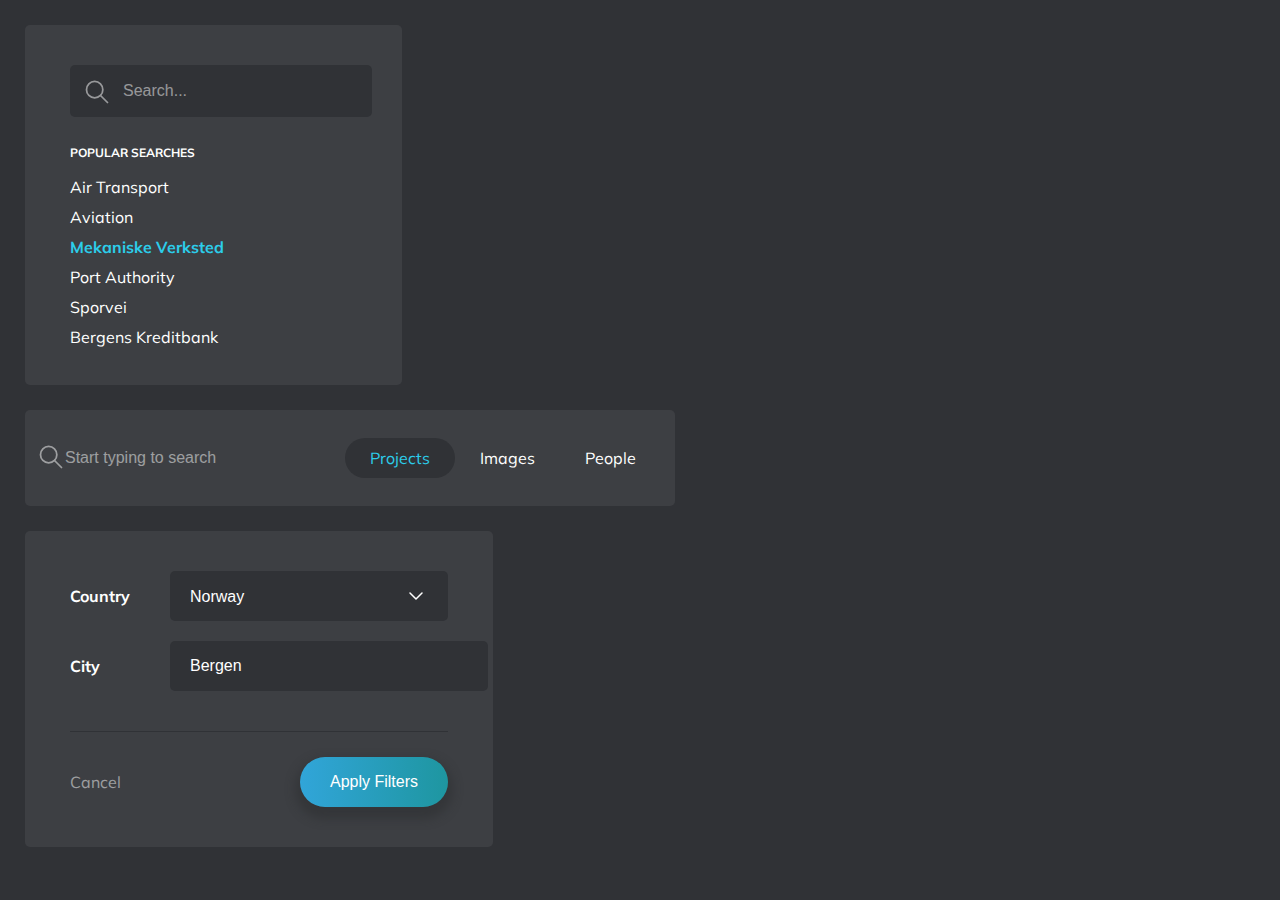
<file: searchAndFilterComponent/index.html>
﻿<!DOCTYPE html>
<html lang="en">

<head>
  <meta charset="UTF-8">
  <meta http-equiv="X-UA-Compatible" content="IE=edge">
  <meta name="viewport" content="width=device-width, initial-scale=1.0">
  <link rel="stylesheet" href="css/main.css">
  <title>Search and Filter Component</title>
</head>

<body>
  <div style="width: 377px; margin: 25px;">
    <div class="component--search">
      <form action="">
        <div class="search-icon">
          <img src="img/search.svg" alt="">
        </div>
        <input type="text" placeholder="Search...">
      </form>
      <h6>Popular searches</h6>
      <ul>
        <li>
          <a href="#">Air Transport</a>
        </li>
        <li>
          <a href="#">Aviation</a>
        </li>
        <li class="active">
          <a href="#">Mekaniske Verksted</a>
        </li>
        <li>
          <a href="#">Port Authority</a>
        </li>
        <li>
          <a href="#">Sporvei</a>
        </li>
        <li>
          <a href="#">Bergens Kreditbank</a>
        </li>

      </ul>
    </div>

  </div>


  <div style="width: 650px; margin:25px;">
    <div class="component--filter-search">
      <form action="">
        <div class="input">
          <div class="search-icon">
            <img src="img/search.svg" alt="">
          </div>
          <input type="text" placeholder="Start typing to search">

          <ul>
            <li>
              <label>
                <input type="radio" name="type" checked value="project">
                <span class="text">Projects</span>
              </label>
            </li>
            <li>
              <label>
                <input type="radio" name="type" value="image">
                <span class="text">Images</span>
              </label>
            </li>
            <li>
              <label>
                <input type="radio" name="type" value="people">
                <span class="text">People</span>
              </label>
            </li>
          </ul>
        </div>

      </form>
    </div>
  </div>

  <div style="width: 468px; margin:25px;">
    <div class="component--filter">
      <form action="">
        <ul>
          <li>
            <div class="key">Country</div>
            <div class="value">
              <label class="selectbox">
                <img src="img/arrow-down.svg" alt="">
                <select name="" id="">
                  <option value="">Norway</option>
                  <option value="">Turkey</option>
                </select>
              </label>

            </div>
          </li>
          <li>
            <div class="key">City</div>
            <div class="value">
              <input type="text" value="Bergen">
            </div>
          </li>

          <li class="filter-button">
            <a href="#">Cancel</a>
            <button type="submit">Apply Filters</button>
          </li>
        </ul>
      </form>
    </div>
  </div>
  <script src="js/app.min.js"></script>
</body>

</html>
</file>
<file: searchAndFilterComponent/css/main.css>
@import "https://fonts.googleapis.com/css2?family=Muli:wght@400;700&display=swap";
/* http://meyerweb.com/eric/tools/css/reset/ 
   v2.0 | 20110126
   License: none (public domain)
*/
html,
body,
div,
span,
applet,
object,
iframe,
h1,
h2,
h3,
h4,
h5,
h6,
p,
blockquote,
pre,
a,
abbr,
acronym,
address,
big,
cite,
code,
del,
dfn,
em,
img,
ins,
kbd,
q,
s,
samp,
small,
strike,
strong,
sub,
sup,
tt,
var,
b,
u,
i,
center,
dl,
dt,
dd,
ol,
ul,
li,
fieldset,
form,
label,
legend,
table,
caption,
tbody,
tfoot,
thead,
tr,
th,
td,
article,
aside,
canvas,
details,
embed,
figure,
figcaption,
footer,
header,
hgroup,
menu,
nav,
output,
ruby,
section,
summary,
time,
mark,
audio,
video {
  margin: 0;
  padding: 0;
  border: 0;
  font-size: 100%;
  font: inherit;
  vertical-align: baseline;
}

/* HTML5 display-role reset for older browsers */
article,
aside,
details,
figcaption,
figure,
footer,
header,
hgroup,
menu,
nav,
section {
  display: block;
}

body {
  line-height: 1;
}

ol,
ul {
  list-style: none;
}

blockquote,
q {
  quotes: none;
}

blockquote:before,
blockquote:after,
q:before,
q:after {
  content: "";
  content: none;
}

table {
  border-collapse: collapse;
  border-spacing: 0;
}

body {
  background: #303236;
  font-family: Muli;
}

.component--search {
  background: #3d3f43;
  border-radius: 5px;
  padding: 40px 45px;
}
.component--search form {
  position: relative;
  margin-bottom: 30px;
  margin-right: 40px;
}
.component--search form .search-icon {
  position: absolute;
  top: 0;
  left: 0;
  width: 53px;
  height: 53px;
  display: flex;
  align-items: center;
  justify-content: center;
}
.component--search form input {
  padding-left: 53px;
  height: 50px;
  width: 100%;
  background: #303236;
  border: none;
  border-radius: 5px;
  font-size: 16px;
  color: #fff;
  caret-color: red;
}
.component--search form input::-moz-placeholder {
  color: rgba(255, 255, 255, 0.5);
}
.component--search form input:-ms-input-placeholder {
  color: rgba(255, 255, 255, 0.5);
}
.component--search form input::placeholder {
  color: rgba(255, 255, 255, 0.5);
}
.component--search form input:focus {
  outline: 0;
}
.component--search h6 {
  font-size: 12px;
  font-weight: bold;
  color: #fff;
  text-transform: uppercase;
}
.component--search ul {
  margin-bottom: -7px;
  margin-top: 13px;
}
.component--search ul li a {
  display: block;
  text-decoration: none;
  font-size: 16px;
  color: #fff;
  padding: 7px 0;
}
.component--search ul li a:hover {
  color: #2ccdea;
  font-weight: bold;
}
.component--search ul li.active a {
  color: #2ccdea;
  font-weight: bold;
}

.component--filter-search {
  background: #3d3f43;
  border-radius: 5px;
}
.component--filter-search form {
  height: 68px;
  padding: 14px;
  display: flex;
}
.component--filter-search form .input {
  display: flex;
  align-items: center;
  flex: 1;
}
.component--filter-search form .input .search-icon {
  width: 50px;
  text-align: center;
}
.component--filter-search form .input input {
  width: 100%;
  background-color: transparent;
  border: none;
  height: 40px;
  border-radius: 5px;
  font-size: 16px;
  color: #fff;
}
.component--filter-search form .input input:focus {
  outline: 0;
}
.component--filter-search form .input input::-moz-placeholder {
  color: rgba(255, 255, 255, 0.5);
}
.component--filter-search form .input input:-ms-input-placeholder {
  color: rgba(255, 255, 255, 0.5);
}
.component--filter-search form .input input::placeholder {
  color: rgba(255, 255, 255, 0.5);
}
.component--filter-search form .input input::-moz-placeholder {
  color: rgba(255, 255, 255, 0.5);
}
.component--filter-search form .input input:-ms-input-placeholder {
  color: rgba(255, 255, 255, 0.5);
}
.component--filter-search form .input input::placeholder {
  color: rgba(255, 255, 255, 0.5);
}
.component--filter-search form ul {
  display: flex;
  margin-left: 15px;
}
.component--filter-search form ul li label .text {
  display: block;
  height: 40px;
  line-height: 40px;
  font-size: 16px;
  color: #fff;
  padding: 0 25px;
  cursor: pointer;
  border-radius: 40px;
}
.component--filter-search form ul li label input {
  display: none;
}
.component--filter-search form ul li label input:checked + .text {
  background-color: #303236;
  color: #2ccdea;
}

.component--filter {
  background: #3d3f43;
  border-radius: 5px;
  padding: 40px 45px;
}
.component--filter form ul li {
  display: flex;
  align-items: center;
}
.component--filter form ul li:not(:last-child) {
  margin-bottom: 20px;
}
.component--filter form ul li .key {
  width: 100px;
  font-size: 16px;
  font-weight: bold;
  color: #fff;
}
.component--filter form ul li .value {
  flex: 1;
}
.component--filter form ul li .value input, .component--filter form ul li .value select {
  height: 50px;
  width: 100%;
  background: #303236;
  border: none;
  border-radius: 5px;
  font-size: 16px;
  color: #fff;
  padding: 0 20px;
}
.component--filter form ul li .value input:focus, .component--filter form ul li .value select:focus {
  outline: 0;
}
.component--filter form ul li .value input::-moz-placeholder, .component--filter form ul li .value select::-moz-placeholder {
  color: rgba(255, 255, 255, 0.5);
}
.component--filter form ul li .value input:-ms-input-placeholder, .component--filter form ul li .value select:-ms-input-placeholder {
  color: rgba(255, 255, 255, 0.5);
}
.component--filter form ul li .value input::placeholder, .component--filter form ul li .value select::placeholder {
  color: rgba(255, 255, 255, 0.5);
}
.component--filter form ul li .value .selectbox {
  position: relative;
  background: #303236;
  display: block;
  border-radius: 5px;
  height: 50px;
}
.component--filter form ul li .value .selectbox img {
  position: absolute;
  top: 50%;
  right: 25px;
  transform: translateY(-50%);
}
.component--filter form ul li .value .selectbox select {
  -webkit-appearance: none;
     -moz-appearance: none;
          appearance: none;
  background: transparent;
  position: relative;
  z-index: 2;
}
.component--filter form ul li.filter-button {
  margin-top: 40px;
  border-top: 1px solid #303236;
  padding-top: 25px;
  display: flex;
  justify-content: space-between;
  align-items: center;
}
.component--filter form ul li.filter-button a {
  color: rgba(255, 255, 255, 0.5);
  text-decoration: none;
  font-size: 16px;
}
.component--filter form ul li.filter-button button {
  height: 50px;
  padding: 0 30px;
  display: flex;
  align-items: center;
  background: linear-gradient(to right, #31A5D9, #1E96A0);
  font-size: 16px;
  color: #fff;
  border: none;
  border-radius: 50px;
  cursor: pointer;
  box-shadow: 0 7px 10px 5px rgba(43, 45, 48, 0.5);
}/*# sourceMappingURL=main.css.map */
</file>
